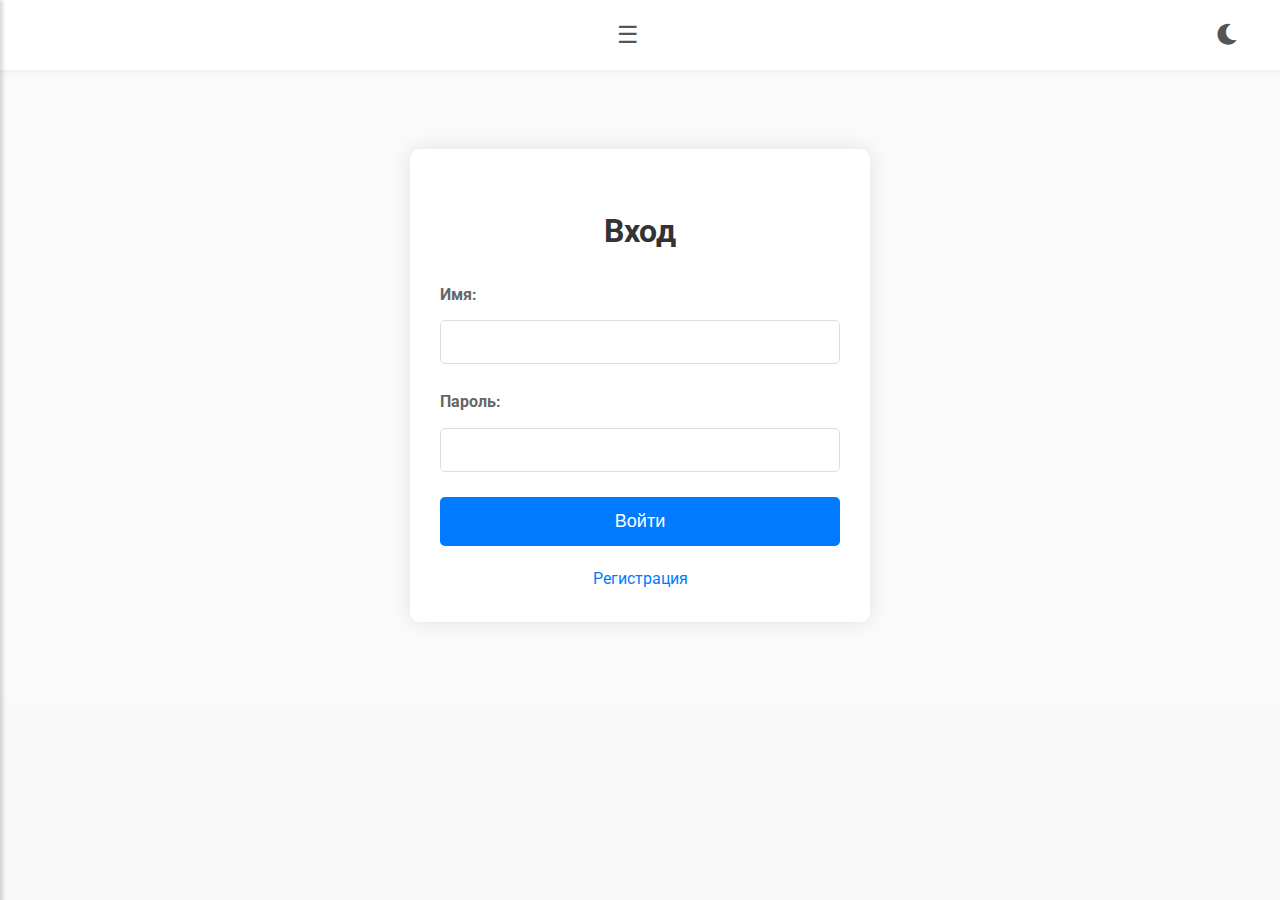
<file: akk.html>
<!DOCTYPE html>
<html lang="ru">

<head>
    <meta charset="UTF-8">
    <meta name="viewport" content="width=device-width, initial-scale=1.0">
    <meta name="description" content="Конспекты по математике.">
    <title>Kонспекты - Аккаунт</title>
    <link rel="stylesheet" href="./css/style.css">
    <!-- Общий стиль -->
    <link rel="stylesheet" href="./css/dark.css" id="theme-stylesheet">
    <link rel="stylesheet" href="./css/akk.css">
    <link rel="stylesheet" href="https://cdnjs.cloudflare.com/ajax/libs/font-awesome/6.0.0/css/all.min.css"
        integrity="sha512-9usAa10IRO0HhonpyAIVpjrylPvoDwiPUiKdWk5t3PyolY1cOd4DSE0Ga+ri4AuTroPR5aQvXU9xC6qOPnzFeg=="
        crossorigin="anonymous" referrerpolicy="no-referrer" />
    <link rel="shortcut icon" href="assets/logo.png" type="image/x-icon">
    <link rel="preconnect" href="https://fonts.googleapis.com">
    <link rel="preconnect" href="https://fonts.gstatic.com" crossorigin>
    <link href="https://fonts.googleapis.com/css2?family=Roboto:wght@400;700&display=swap" rel="stylesheet">
</head>

<body>
    <header>
        <nav>
            <button class="burger-menu">☰</button>
            <a href="./">
            </a>
            <div class="nav-items">
                <a href="./index.html"><i class="fa fa-home"></i> Главная</a>
                <div id="userProfile"> </div>
            </div>
            <div class="theme-toggle">
                <i class="fa-solid fa-moon" id="theme-toggle-icon"></i>
            </div>
        </nav>
    </header>

    <div class="auth-container">
        <div class="form-container">
            <div class="login-form" id="loginForm">
                <h2>Вход</h2>
                <form id="loginFormInner">
                    <div class="form-group">
                        <label for="usernameLogin">Имя:</label>
                        <input type="text" id="usernameLogin" name="usernameLogin" required>
                    </div>
                    <div class="form-group">
                        <label for="passwordLogin">Пароль:</label>
                        <input type="password" id="passwordLogin" name="passwordLogin" required>
                    </div>
                    <button type="submit">Войти</button>
                    <p class="error-message" id="loginErrorMessage"></p>
                </form>
                <a href="#" class="form-switch" id="showRegisterForm">Регистрация</a>
            </div>

            <div class="register-form hidden" id="registerForm">
                <h2>Регистрация</h2>
                <form id="registerFormInner">
                    <div class="form-group">
                        <label for="usernameRegister">Имя:</label>
                        <input type="text" id="usernameRegister" name="usernameRegister" required>
                    </div>
                    <div class="form-group">
                        <label for="passwordRegister">Пароль:</label>
                        <input type="password" id="passwordRegister" name="passwordRegister" required>
                    </div>
                    <button type="submit">Зарегистрироваться</button>
                    <p class="error-message" id="registerErrorMessage"></p>
                </form>
                <a href="#" class="form-switch" id="showLoginForm">Войти</a>
            </div>

            <div class="welcome-message hidden" id="welcomeMessage">
                <h2>Приветствую, <span id="loggedInUsername"></span>!</h2>
                <p><a href="./index.html">Вернутся на главный</a></p>
                <button id="logoutButton">Выйти</button>
            </div>
        </div>
    </div>

    <script src="script.js"></script>
    <!-- Ваши другие скрипты -->
    <script src="burger.js"></script>
    <script src="theme.js"></script>
    <script src="akk.js"></script>
    
</body>

</html>
</file>
<file: css/style.css>
body {
    font-family: 'Roboto', sans-serif;
    margin: 0;
    padding: 0;
    background-color: #f9f9f9;
    color: #333;
    transition: background-color 0.3s, color 0.3s;
    line-height: 1.6;
    justify-content: center;
    align-items: center;
    min-height: 100vh;
}    

  #particles-js {
    position: fixed;
    width: 100%;
    height: 100%;
    z-index: -1;
  }

  .content {
    padding: 20px;
    background-color: rgba(255, 255, 255, 0.7); /* Полупрозрачный белый фон для контента */
    border-radius: 10px;
    text-align: center;
    box-shadow: 0 0 10px rgba(0, 0, 0, 0.1); /* Добавляем тень для лучшей видимости */
  }

/*header*/
header {
    background-color: #fff;
    color: #333;
    padding: 1rem 0;
    box-shadow: 0 2px 5px rgba(0, 0, 0, 0.05);
    position: sticky;
    top: 0;
    z-index: 100;
}
/*Logo styling */
.logo a {
    color: #333;
    text-decoration: none;
    font-size: 1.7em;
    font-weight: bold;
    display: flex;
    align-items: center;
}

.logo img {
    width: 50px;
    margin-right: 10px;
}

.site-description {
    font-size: 0.8em;
    color: #777;
    display: block;
}
nav {
    display: flex;
    justify-content: space-between;
    align-items: center;
    max-width: 1200px;
    margin: 0 auto;
    padding: 0 20px;
}
/* Стили для кнопки "гамбургер-меню" */
.burger-menu {
    display: block;
    font-size: 1.5em;
    background: none;
    justify-content:left;
    border: none;
    cursor: pointer;
    padding: 0;
    transition: color 0.3s;
    color: #555;
}
.burger-menu:hover {
    color: #3498db;
}

/* Стили для панели навигации */
.nav-items {
    display: none; /* Скрываем изначально */
    flex-direction: column;
    position: fixed; /* Фиксированное позиционирование */
    top: 0;
    left: 0;
    width: 250px; /* Ширина панели навигации */
    height: 100%; /* Высота на весь экран */
    background-color: #fff;
    padding: 20px;
    box-shadow: 2px 0px 5px rgba(0, 0, 0, 0.2);
    z-index: 1000; /* Поверх всего */
    transform: translateX(-100%); /* Скрываем за левым краем */
    transition: transform 0.3s ease-in-out;
    overflow-y: auto; /* Для скролла, если контента много */
     display: flex;
     gap: 10px;
}

 

.nav-items a {
    padding: 10px;
    display: block;
    text-align: left;
    text-decoration: none;
    color: #333;
    transition: background-color 0.3s, color 0.3s;
    border-bottom: 1px solid #eee; /* Разделитель между ссылками */
}

.nav-items a:last-child {
    border-bottom: none; /* Убираем разделитель у последнего элемента */
}

.nav-items a:hover {
    background-color: #f2f2f2;
    color: #3498db;
}

/* Активация панели навигации */
.nav-items.active {
    display: flex; /* Показываем */
    transform: translateX(0); /* Выдвигаем на экран */
}


/* Затемнение фона при открытом меню */
body.menu-open::before {
    content: "";
    display: block;
    position: fixed;
    top: 0;
    left: 0;
    width: 100%;
    height: 100%;
    background-color: rgba(0, 0, 0, 0.5); /* Полупрозрачный черный */
    z-index: 999; /* Под панелью, но над остальным контентом */
}

.theme-toggle {
    cursor: pointer;
    font-size: 1.5em;
    color: #555;
    transition: color 0.3s;
}
.theme-toggle .fa-sun {
    color: yellow; /* Желтый цвет для солнышка */
}

.theme-toggle:hover {
    color: #777;
}

/*Page content*/
main {
    max-width: 1230px;
    margin: 20px auto;
    padding: 20px;
}

section {
    background-color: #fff;
    padding: 30px;
    margin-bottom: 30px;
    border-radius: 12px;
    box-shadow: 0 4px 8px rgba(0, 0, 0, 0.05);
}

/*Home section */
.home {
    text-align: center;
}

.home h1 {
    font-size: 2.5em;
    color: #3498db;
    margin-bottom: 10px;
}

.home p {
    font-size: 1.1em;

}

/*Subjects section layout*/
#subjects {
    text-align: center;
}

#subjects h2 {
    font-size: 2em;
    color: #333;
    margin-bottom: 20px;
}

.subjects-grid {
    display: grid;
    grid-template-columns: repeat(auto-fit, minmax(280px, 1fr));
    gap: 30px;
    padding: 20px;
}

/*Styling Subject Card*/
.subject-card {
    background-color: #fff;
    border-radius: 12px;
    box-shadow: 0 4px 8px rgba(0, 0, 0, 0.1);
    overflow: hidden;
    text-decoration: none; /* Убираем подчеркивание */
    color: inherit; /* Наследуем цвет текста от родителя */
    /* Clip corners */
}

.subject-body .fa-calculator{
color: #2e60cc;
}
.subject-body .fa-code{
    color: #33cc2e;
}
.subject-body .fa-history{
    color: #fae84a;
}
.subject-body .fa-font{
color: #e62828;
}
.subject-body .fa-flask{
    color: #8d2ecc;
}
.subject-body .fa-shield-alt{
    color: #bf2ecc;
}



.subject-header img {
    object-fit: cover;
    width: 100%;
    height: 100%;
    vertical-align: middle;
    transition: transform 0.5s ease; /* Добавляем плавный переход для transform */
}


.subject-card:hover .subject-header img {
    transform: scale(1.1);  /* Увеличиваем масштаб фотографии при hover */
    box-shadow: 0 6px 12px rgba(0, 0, 0, 0.15);
}

.subject-card:hover .subject-body i {
    animation: pulsate 2.5s ease-in-out;
}

@keyframes pulsate {
    0% { transform: scale(1); }
    25%{ transform: scale(0.8);  }
    50% { transform: scale(-1.15); }
    100% { transform: scale(1); }
}

.subject-color-bar {
    height: 8px;  /* Толщина полоски */
    width: 100%;
    /* background-color: #2e60cc; */ /* Цвет полоски (можно задавать инлайново или через классы) */
    border-radius: 0 0 0px 0px; /* Закругление только нижних углов */
}

/*Card header*/
.subject-header {
    height: 180px;
    overflow: hidden;
    /* Добавил overflow: hidden; */
    position: relative;
    /* Чтобы можно было позиционировать псевдоэлемент */

    /* Math color*/


}

.subject-header img {
    object-fit: cover;
    width: 100%;
    height: 100%;
    vertical-align: middle;

    /* Убираем отступ у картинок */
}


/*Card content*/
.subject-body {
    padding: 20px;
    text-align: left;
    display: flex;
    flex-direction: column;
    justify-content: space-between;
    height: 220px;
    /* Fixed height*/
}

.subject-body i {
    margin-right: 8px;
    color: #777;
    /* Color to the icons*/
}

.subject-body h3 {
    font-size: 1.4em;
    margin-bottom: 8px;
    color: #333;
}

.subject-body p {
    font-size: 0.95em;
    color: #555;
    line-height: 1.4;
}

/*Progrees circle*/
.progress-circle {
    width: 60px;
    height: 60px;
    border-radius: 50%;
    background-color: #ecf0f1;
    /* Light background*/
    color: #333;
    display: flex;
    align-items: center;
    justify-content: center;
    font-weight: bold;

    /* Add the place between*/
    align-self: flex-end;
}


/*Content of subject*/
#subject-content {
    text-align: left;
}

#topic-list {
    margin-top: 20px;
}

#topic-list a {
    display: block;
    padding: 12px 15px;
    margin-bottom: 8px;
    background-color: #f2f2f2;
    border-radius: 8px;
    text-decoration: none;
    color: #333;
    transition: background-color 0.3s;
}

#topic-list a:hover {
    background-color: #e0e0e0;
}

/*The form of connection */
#contact-form .form-group {
    margin-bottom: 15px;
}

#contact-form label {
    display: block;
    margin-bottom: 5px;
    font-weight: bold;
}

#contact-form input,
#contact-form textarea {
    width: 100%;
    padding: 10px;
    border: 1px solid #ddd;
    border-radius: 5px;
}

#contact-form button {
    background-color: #333;
    color: #fff;
    padding: 10px 20px;
    border: none;
    border-radius: 5px;
    cursor: pointer;
}

#contact-form button:hover {
    background-color: #555;
}

/*Underground part*/
footer {
    background-color: #333;
    color: #fff;
    text-align: center;
    padding: 10px 0;
    max-width: 100%;
}

/*The classes to hide and show */
.hidden {
    display: none;
}

.active {
    display: block;
}

/*Change the theme*/


/*Switch themes */
.theme-toggle {
    cursor: pointer;
    font-size: 1.5em;
    transition: color 0.3s;
}

.theme-toggle:hover {
    color: #ddd;
}

/*Quiz styling */
#quiz-container {
    margin-top: 20px;
}

#quiz {
    margin-bottom: 20px;
}

/*Show the results*/
#results {
    margin-top: 20px;
    padding: 10px;
    border: 1px solid #ccc;
    border-radius: 5px;
}

#percentage {
    font-weight: bold;
}

/*Добавляем стили для выпадающего меню*/
.nav-items.active {
    display: flex;
}
#userProfile {
    display: flex;
    justify-content: flex-start; /* Align content to the start */
    align-items: center;
    gap: 10px;
    margin-top: auto; /* Push the profile to the bottom */
    padding-bottom: 20px;
    align-items: center;
}

.user-profile-element {
    display: flex;
    align-items: center;
    gap: 5px;
    font-size: 16px;
    color: #555;
}

/* Style the user icon */

.user-profile-element i.fa-user-circle {
    font-size: 20px;
    color: #007bff;
}

/* Style Logout icon */
.user-profile-element a {
    color: #aaa;
    /* So the Link text will be still vissible on  dark theme */
    text-decoration: none;
    transition: color 0.3s ease; /* Smooth transition for hover effect */
}

.user-profile-element a:hover {
    color: #007bff; /* Change color on hover */
}

.user-profile-element a i {
    font-size: 1.2em;
}
#auth_block.hidden {
    display: none;
}
.hidden {
    display: none !important;
}
</file>
<file: css/dark.css>
.dark-mode {
    background-color: #111111;
    color: #fff;
}

.dark-mode h1,
.dark-mode h2,
.dark-mode h3 {
    color: #fff;
}
.dark-mode .progress-circle{
    background-color: #2c2c2c;
    color: #fff;
}

.dark-mode section {
    background-color: #333;
    box-shadow: 0 4px 8px rgba(255, 255, 255, 0.05);
    /* Subtle white shadow*/
}

.dark-mode #topic-list a {
    background-color: #444;
    color: #fff;
}

.dark-mode #topic-list a:hover {
    background-color: #555;
}

.dark-mode #contact-form input,
.dark-mode #contact-form textarea {
    border-color: #555;
    background-color: #333;
    color: #fff;
}
.dark-mode header{
    background-color: #0c0c0c;
}
.dark-mode a {
    color: #ccc;
}
.dark-mode p { 
    color:#ddd;
}
.dark-mode .subject-card{
    background-color:#222;
    color: #ddd;
}
.dark-mode .subject-card h3{
    color: #ddd;
}
.dark-mode .subject-card p{
    color: #bdbdbd;
}

.dark-mode footer {
    background-color: #111;
}
/* Dark Theme Support */
.dark-mode .burger-menu {
    color: #ddd;
}

.dark-mode .burger-menu:hover {
    color: #fff;
}

.dark-mode .nav-items {
    background-color: #333;
    box-shadow: 2px 0px 5px rgba(255, 255, 255, 0.1);
    color: #fff; /* Color for text within the nav */
}

.dark-mode .nav-items a {
    color: #ddd;
    border-bottom: 1px solid #555; /* Darker divider */
}

.dark-mode .nav-items a:hover {
    background-color: #444;
    color: #fff;
}
.dark-mode .home h1 {
    color: #7eb4ff; /* Более светлый синий для заголовка */
}

.dark-mode .topic-block {
    background-color: #333;
    box-shadow: 0 4px 8px rgba(255, 255, 255, 0.05);
}

.dark-mode .topic-header {
    background-color: #444;
    color: #7eb4ff;
}

.dark-mode .topic-header:hover {
    background-color: #555;
}

.dark-mode .topic-content {
    color: #ddd;
}

.dark-mode code {
    background-color: #444;
    color: #ddd;
}
.dark-mode .home p{
    color: #ddd;
}
.dark-mode .auth-container{
    background-color: #0000;
}
.dark-mode .form-container{
    background: #1b1b1b;
}
.dark-mode .form-group .label{
    color: #fff;
}
.dark-mode .user-profile-element{
    color: #ddd;
}
</file>
<file: css/akk.css>
.auth-container {
    display: flex;
    justify-content: center;
    align-items: center;
    min-height: 70vh; /* Чтобы форма занимала большую часть экрана */
    background-color: #fafafa
}

.form-container {
    background-color: #fff;
    border-radius: 10px;
    box-shadow: 0 0 20px rgba(0, 0, 0, 0.1);
    padding: 30px;
    width: 400px;
    max-width: 90%; /* Для адаптивности на маленьких экранах */
    text-align: center;
}

h2 {
    color: #333;
    margin-bottom: 25px;
    font-size: 2em;
}

.form-group {
    margin-bottom: 20px;
    text-align: left;
}

label {
    display: block;
    margin-bottom: 8px;
    color: #666666;
    font-weight: bold;
}

input[type="text"],
input[type="password"] {
    width: 100%;
    padding: 12px 15px;
    margin: 5px 0;
    border: 1px solid #ddd;
    border-radius: 5px;
    box-sizing: border-box;
    font-size: 16px;
}

button {
    background-color: #007bff;
    color: white;
    padding: 14px 20px;
    border: none;
    border-radius: 5px;
    cursor: pointer;
    font-size: 18px;
    width: 100%;
    transition: background-color 0.3s ease;
}


.error-message {
    color: #dc3545;
    margin-top: 15px;
    text-align: center;
    font-size: 16px;
}

.form-switch {
    display: block;
    text-align: center;
    margin-top: 20px;
    color: #007bff;
    text-decoration: none;
    font-size: 16px;
}

.form-switch:hover {
    text-decoration: underline;
}

.welcome-message {
    text-align: center;
    padding: 30px;
    border-radius: 10px;
    background-color: #f9f9f9;
    font-size: 18px;
}

.welcome-message a {
    color: #007bff;
    text-decoration: none;
}

.welcome-message a:hover {
    text-decoration: underline;
}

.hidden {
    display: none !important;
}
/* Добавьте эти стили для плавного отображения */
.login-form,
.register-form {
    transition: opacity 0.3s ease;
}


#userProfile {
    display: flex;
    justify-content: flex-start; /* Align content to the start */
    align-items: center;
    gap: 10px;
    margin-top: auto; /* Push the profile to the bottom */
    padding-bottom: 20px;
    align-items: center;
}

.user-profile-element {
    display: flex;
    align-items: center;
    gap: 5px;
    font-size: 16px;
    color: #555;
}

/* Style the user icon */

.user-profile-element i.fa-user-circle {
    font-size: 20px;
    color: #007bff;
}

/* Style Logout icon */
.user-profile-element a {
    color: #aaa;
    /* So the Link text will be still vissible on  dark theme */
    text-decoration: none;
    transition: color 0.3s ease; /* Smooth transition for hover effect */
}

.user-profile-element a:hover {
    color: #007bff; /* Change color on hover */
}

.user-profile-element a i {
    font-size: 1.2em;
}
</file>
